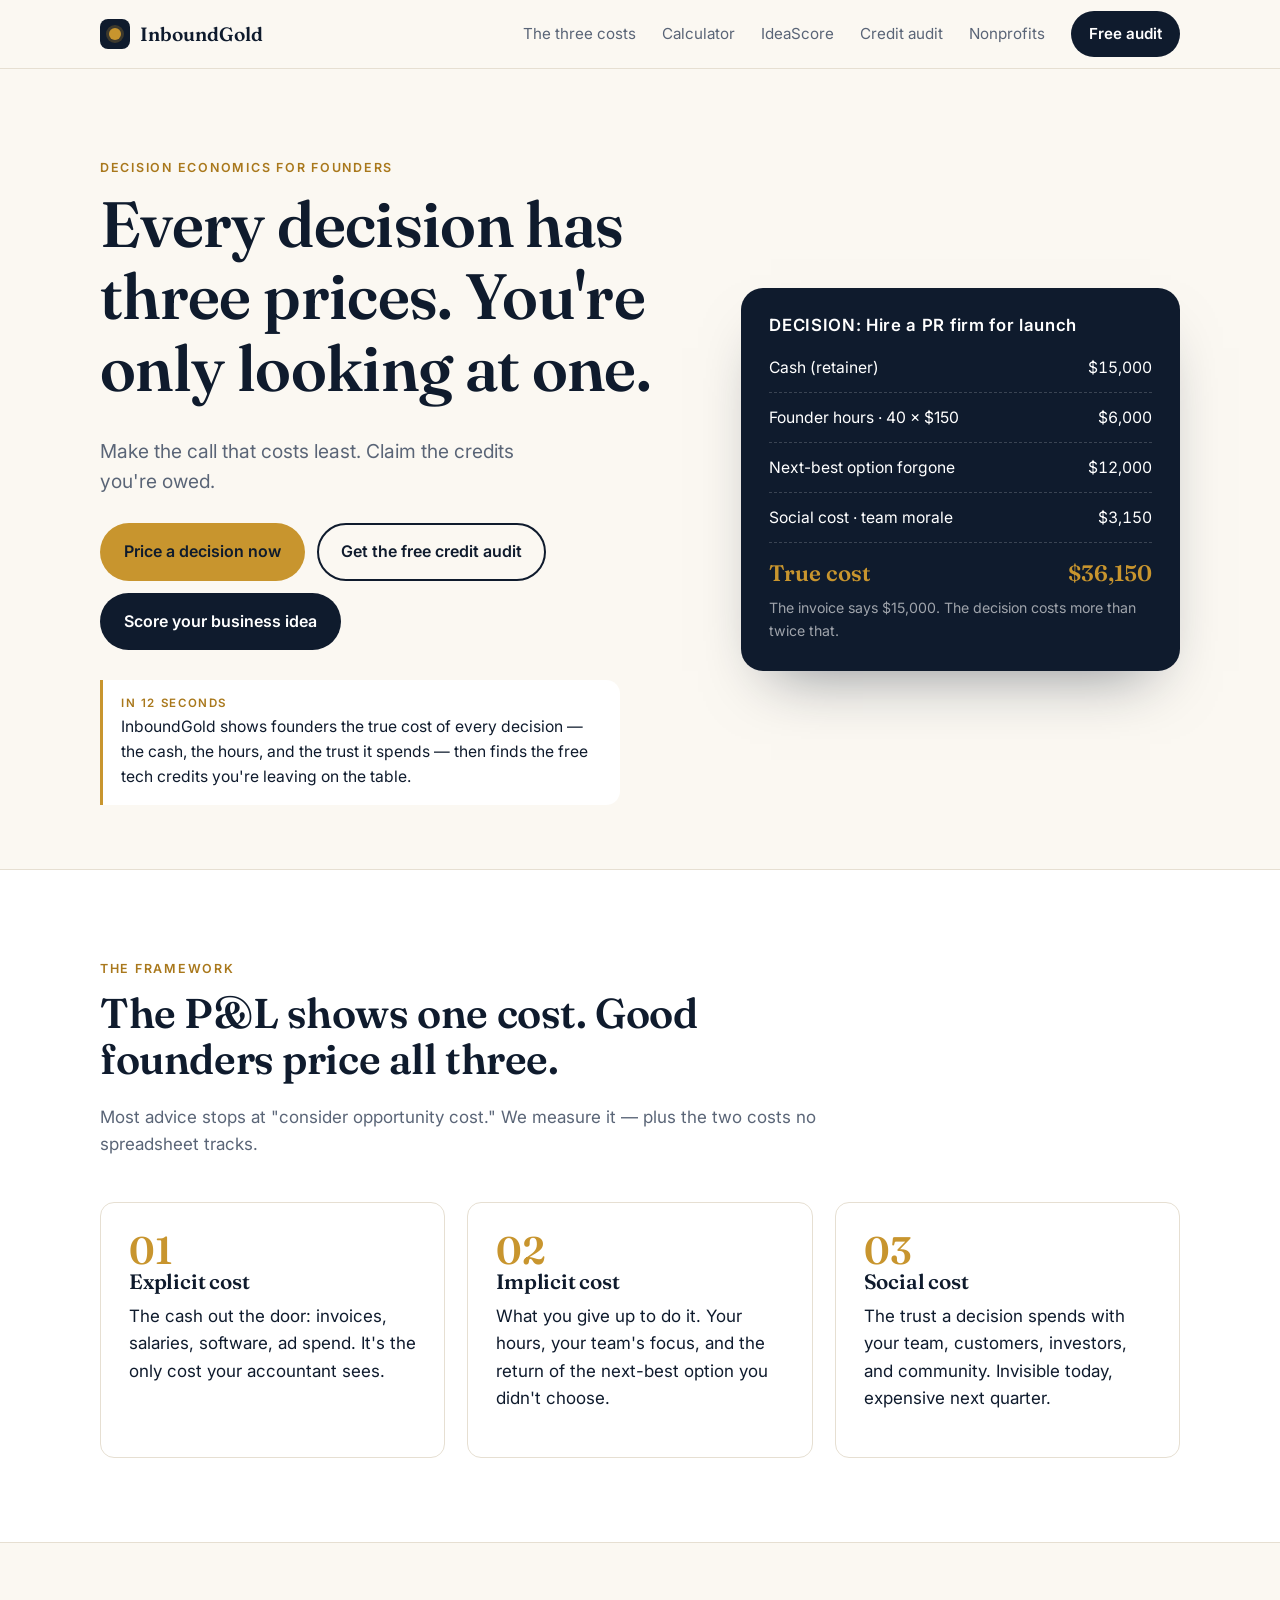
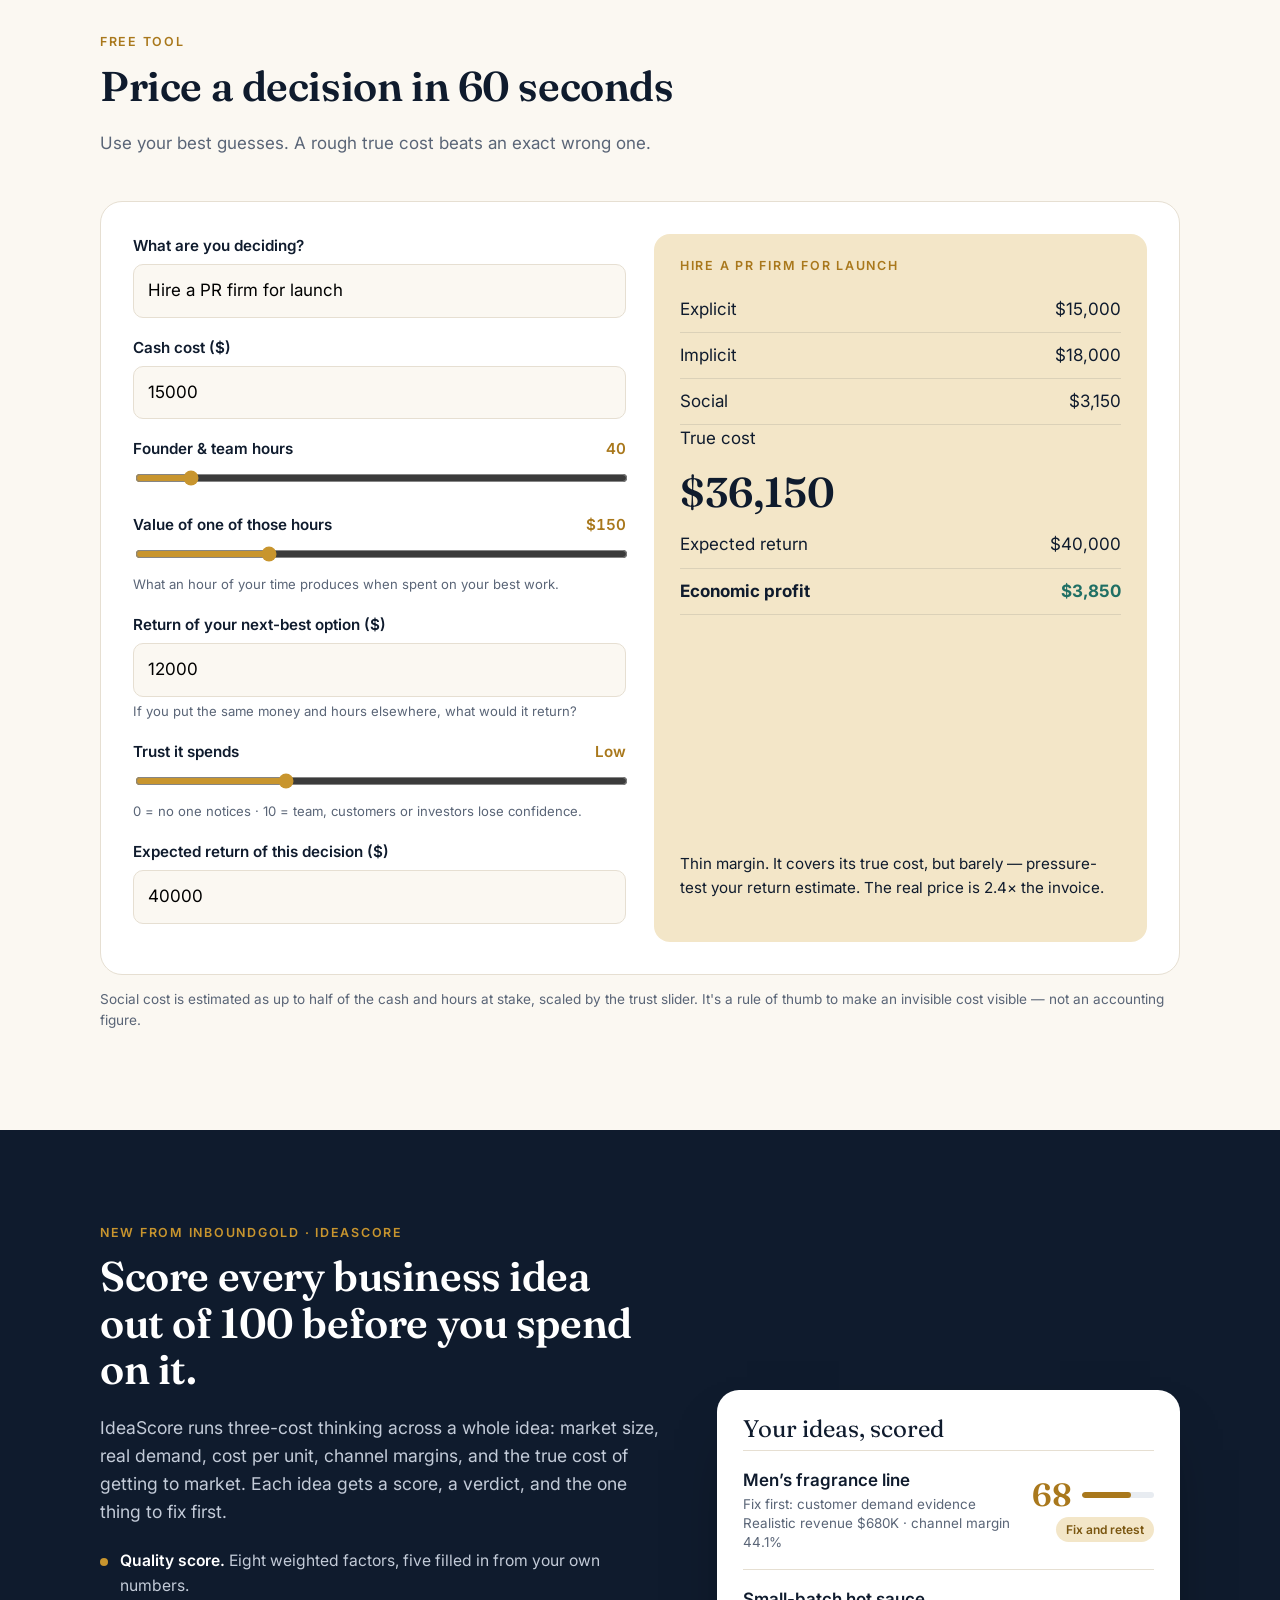
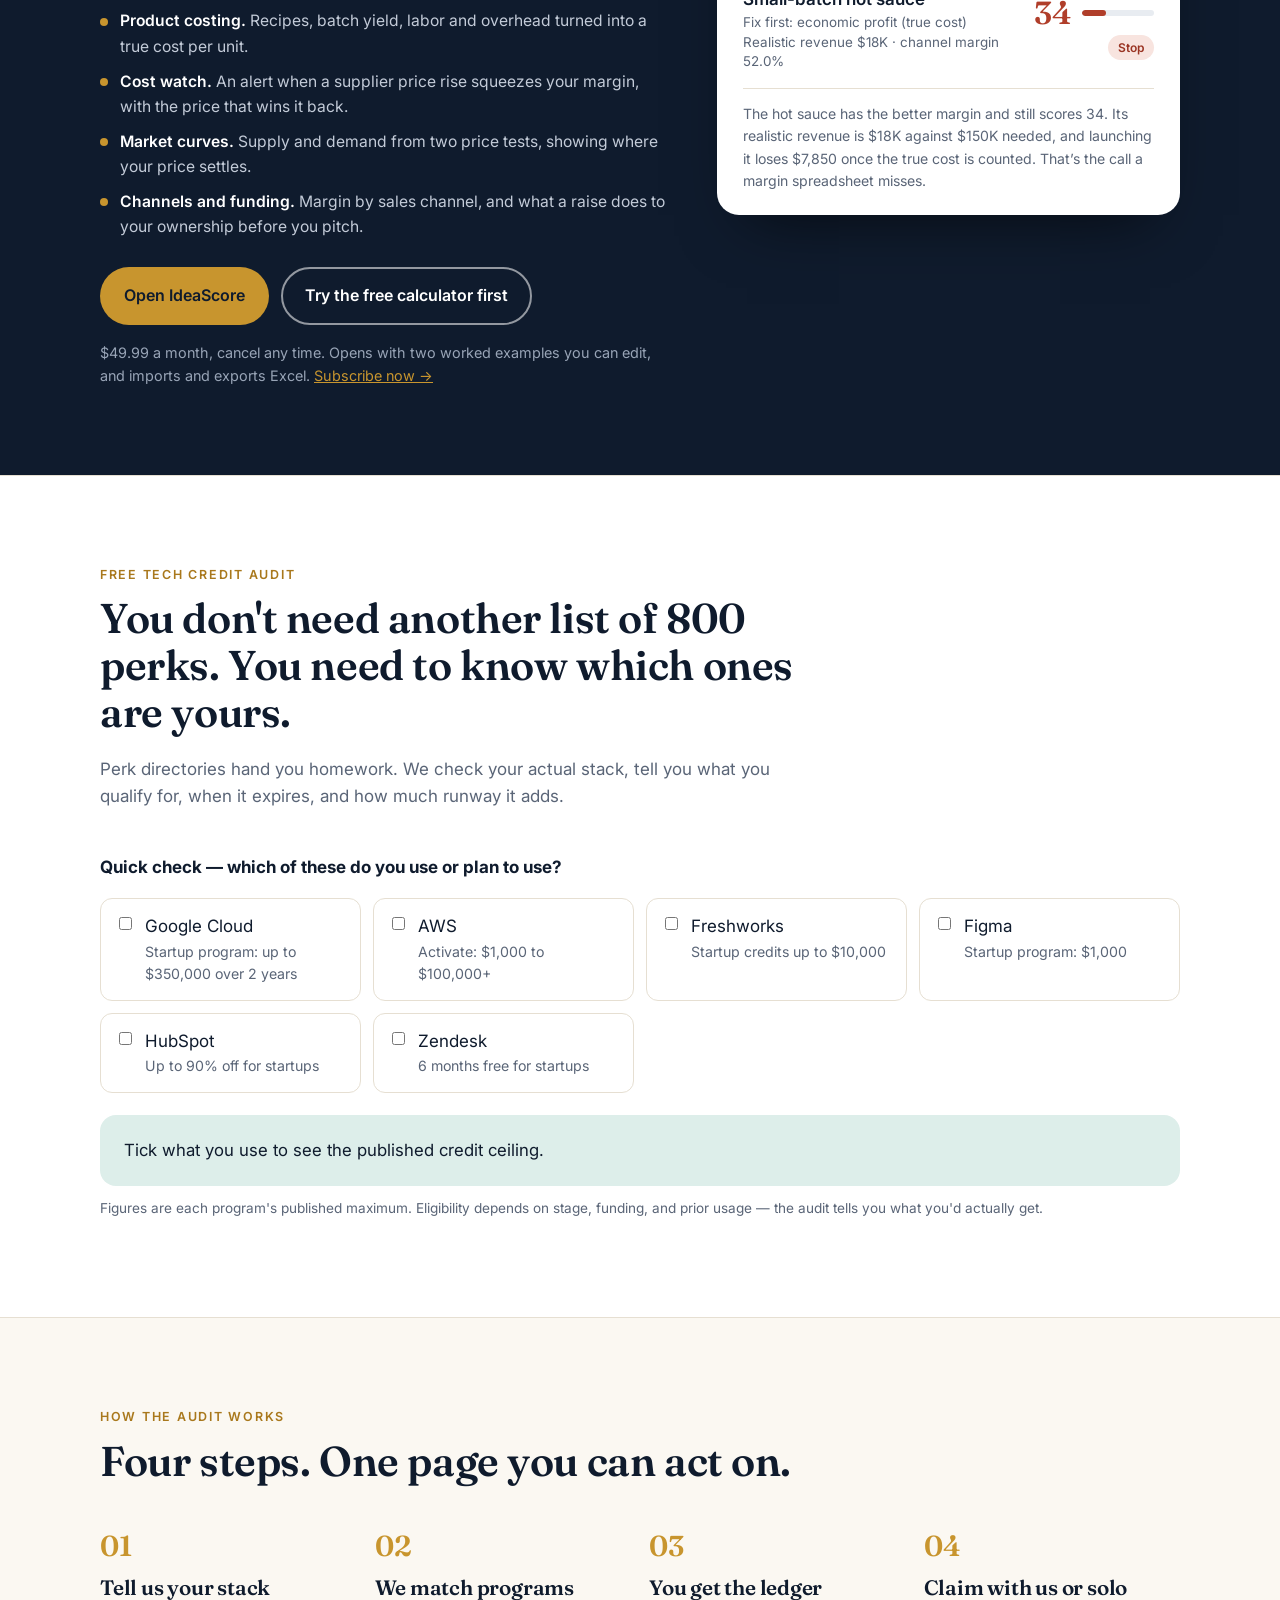
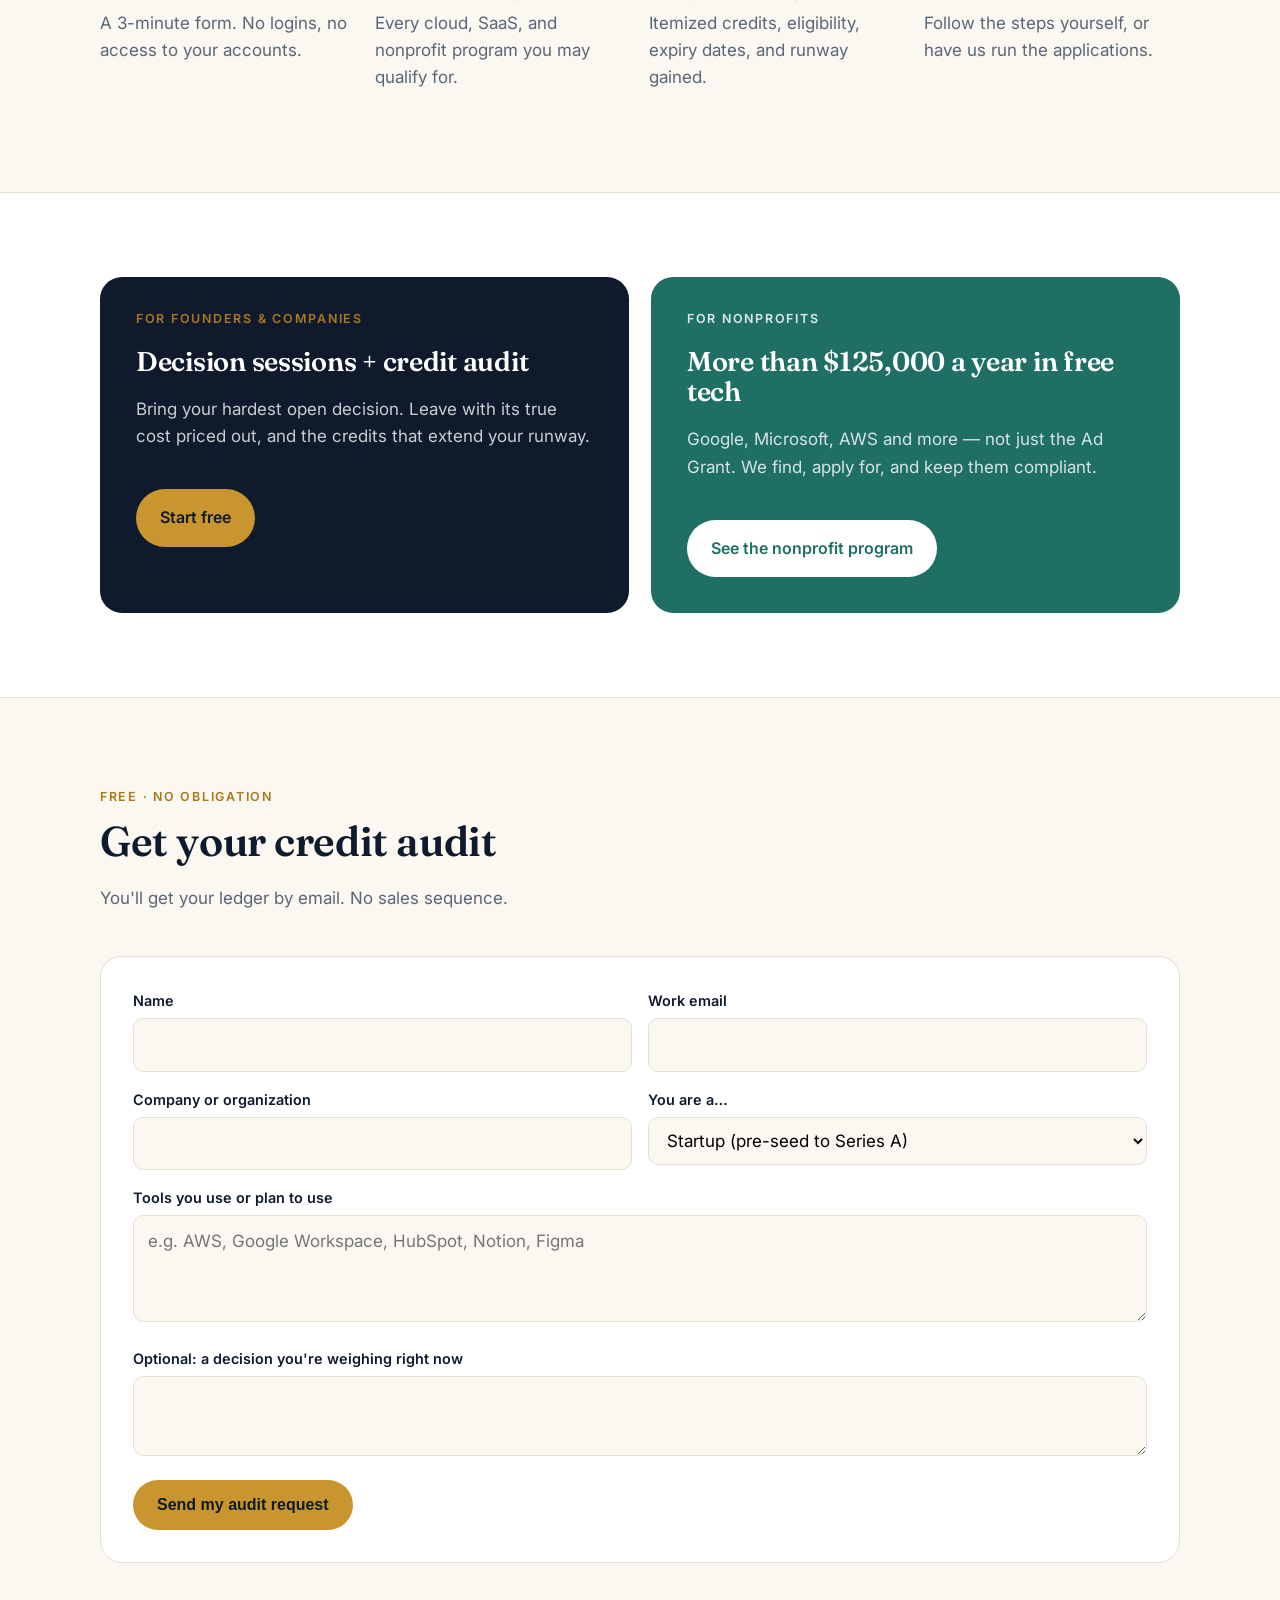
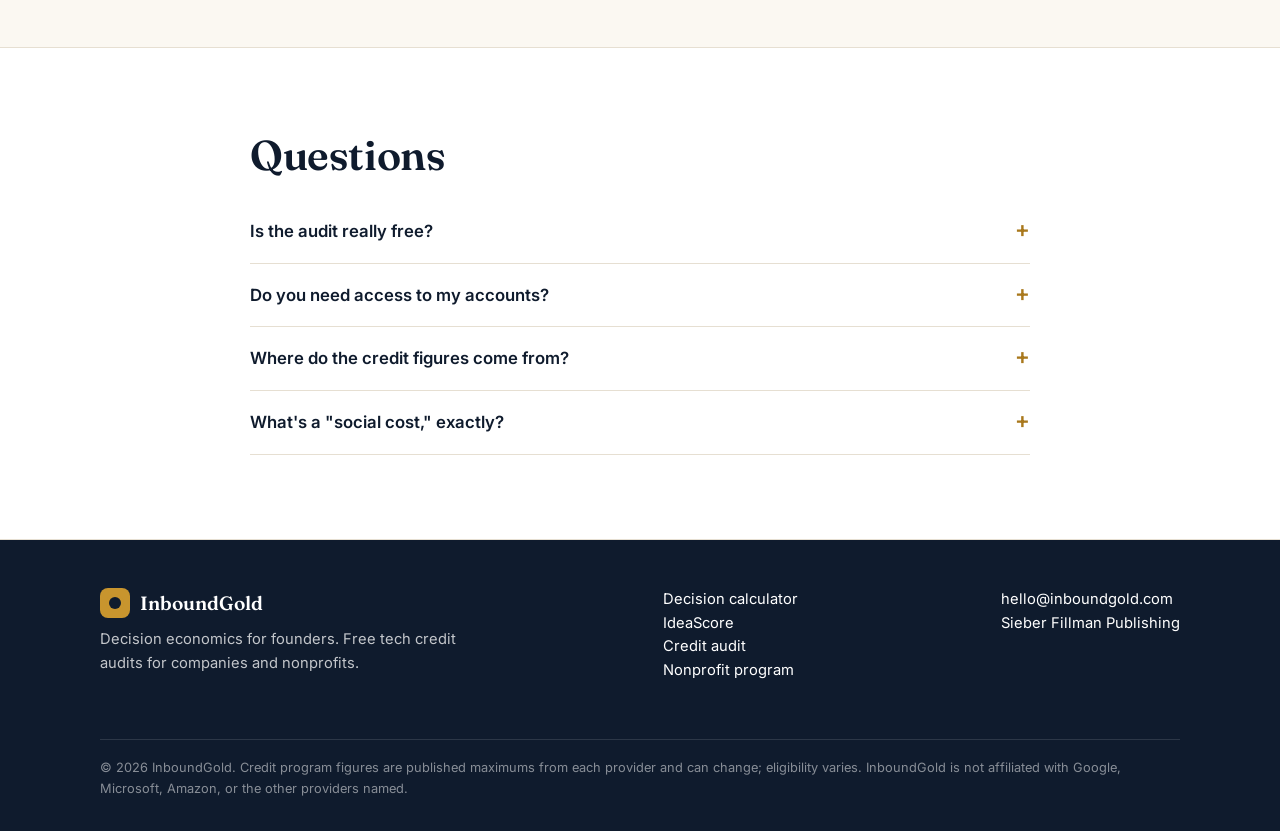
<file: index.html>
<!doctype html>
<html lang="en">
<head>
<meta charset="utf-8">
<meta name="viewport" content="width=device-width,initial-scale=1">
<title>InboundGold — See the True Cost of Every Founder Decision</title>
<meta name="description" content="InboundGold helps founders weigh the full cost of a decision — cash, founder hours, and the trust it spends — and runs a free audit of the tech credits your company is leaving unclaimed.">
<link rel="canonical" href="https://www.inboundgold.com/">
<meta property="og:type" content="website">
<meta property="og:title" content="InboundGold — Every decision has three prices">
<meta property="og:description" content="Decision-cost frameworks for founders, plus a free audit of the tech credits you're owed.">
<meta property="og:url" content="https://www.inboundgold.com/">
<meta property="og:image" content="https://www.inboundgold.com/assets/og.png">
<meta name="twitter:card" content="summary_large_image">
<meta name="theme-color" content="#0F1B2D">
<link rel="icon" href="/favicon.ico">
<link rel="icon" type="image/png" sizes="32x32" href="/favicon-32x32.png">
<link rel="apple-touch-icon" href="/apple-touch-icon.png">
<link rel="preconnect" href="https://fonts.googleapis.com">
<link rel="preconnect" href="https://fonts.gstatic.com" crossorigin>
<link href="https://fonts.googleapis.com/css2?family=Fraunces:opsz,wght@9..144,500;9..144,600&family=Inter:wght@400;500;600&display=swap" rel="stylesheet">
<link rel="stylesheet" href="/assets/styles.css">
<script type="application/ld+json">
{"@context":"https://schema.org","@type":"ProfessionalService","name":"InboundGold","url":"https://www.inboundgold.com/","email":"hello@inboundgold.com","description":"Decision-cost frameworks for founders and a free audit of unclaimed tech credits for companies and nonprofits.","areaServed":"US","parentOrganization":{"@type":"Organization","name":"Sieber Fillman Publishing","url":"https://www.sieberfillmanpublishing.com/"}}
</script>
</head>
<body>
<a class="skip" href="#main">Skip to content</a>

<header class="site">
  <div class="wrap">
    <a class="logo" href="/" aria-label="InboundGold home"><span class="mark"><span></span></span>InboundGold</a>
    <button class="menu-btn" aria-expanded="false" aria-controls="nav">Menu</button>
    <nav class="main" id="nav">
      <a href="#three-costs">The three costs</a>
      <a href="#calculator">Calculator</a>
      <a href="#ideascore">IdeaScore</a>
      <a href="#audit">Credit audit</a>
      <a href="/nonprofits/">Nonprofits</a>
      <a class="btn btn-ink btn-sm" href="#get-audit">Free audit</a>
    </nav>
  </div>
</header>

<main id="main">

<!-- HERO -->
<section class="hero">
  <div class="wrap grid">
    <div>
      <span class="eyebrow">Decision economics for founders</span>
      <h1>Every decision has three prices. You're only looking at one.</h1>
      <p class="lead">Make the call that costs least. Claim the credits you're owed.</p>
      <div class="ctas">
        <a class="btn btn-gold" href="#calculator">Price a decision now</a>
        <a class="btn btn-ghost" href="#get-audit">Get the free credit audit</a>
        <a class="btn btn-ink" href="#ideascore">Score your business idea</a>
      </div>
      <div class="pitch">
        <b>In 12 seconds</b>
        InboundGold shows founders the true cost of every decision — the cash, the hours, and the trust it spends — then finds the free tech credits you're leaving on the table.
      </div>
    </div>
    <aside class="ledger" aria-label="Example decision ledger">
      <h3>DECISION: Hire a PR firm for launch</h3>
      <div class="row"><span>Cash (retainer)</span><span>$15,000</span></div>
      <div class="row"><span>Founder hours · 40 × $150</span><span>$6,000</span></div>
      <div class="row"><span>Next-best option forgone</span><span>$12,000</span></div>
      <div class="row"><span>Social cost · team morale</span><span>$3,150</span></div>
      <div class="total"><span>True cost</span><span>$36,150</span></div>
      <small>The invoice says $15,000. The decision costs more than twice that.</small>
    </aside>
  </div>
</section>

<!-- THREE COSTS -->
<section class="band" id="three-costs">
  <div class="wrap">
    <div class="section-head">
      <span class="eyebrow">The framework</span>
      <h2>The P&amp;L shows one cost. Good founders price all three.</h2>
      <p class="muted">Most advice stops at "consider opportunity cost." We measure it — plus the two costs no spreadsheet tracks.</p>
    </div>
    <div class="cards">
      <div class="card">
        <div class="num">01</div>
        <h3>Explicit cost</h3>
        <p>The cash out the door: invoices, salaries, software, ad spend. It's the only cost your accountant sees.</p>
      </div>
      <div class="card">
        <div class="num">02</div>
        <h3>Implicit cost</h3>
        <p>What you give up to do it. Your hours, your team's focus, and the return of the next-best option you didn't choose.</p>
      </div>
      <div class="card">
        <div class="num">03</div>
        <h3>Social cost</h3>
        <p>The trust a decision spends with your team, customers, investors, and community. Invisible today, expensive next quarter.</p>
      </div>
    </div>
  </div>
</section>

<!-- CALCULATOR -->
<section id="calculator">
  <div class="wrap">
    <div class="section-head">
      <span class="eyebrow">Free tool</span>
      <h2>Price a decision in 60 seconds</h2>
      <p class="muted">Use your best guesses. A rough true cost beats an exact wrong one.</p>
    </div>
    <form class="calc" id="calc" onsubmit="return false">
      <div>
        <div class="field">
          <label for="c-name">What are you deciding?</label>
          <input type="text" id="c-name" value="Hire a PR firm for launch">
        </div>
        <div class="field">
          <label for="c-cash">Cash cost ($)</label>
          <input type="number" id="c-cash" min="0" step="500" value="15000">
        </div>
        <div class="field">
          <label for="c-hours">Founder &amp; team hours <output id="o-hours">40</output></label>
          <input type="range" id="c-hours" min="0" max="400" step="5" value="40">
        </div>
        <div class="field">
          <label for="c-rate">Value of one of those hours <output id="o-rate">$150</output></label>
          <input type="range" id="c-rate" min="25" max="500" step="25" value="150">
          <div class="hint">What an hour of your time produces when spent on your best work.</div>
        </div>
        <div class="field">
          <label for="c-alt">Return of your next-best option ($)</label>
          <input type="number" id="c-alt" min="0" step="500" value="12000">
          <div class="hint">If you put the same money and hours elsewhere, what would it return?</div>
        </div>
        <div class="field">
          <label for="c-social">Trust it spends <output id="o-social">Low</output></label>
          <input type="range" id="c-social" min="0" max="10" step="1" value="3">
          <div class="hint">0 = no one notices · 10 = team, customers or investors lose confidence.</div>
        </div>
        <div class="field">
          <label for="c-ret">Expected return of this decision ($)</label>
          <input type="number" id="c-ret" min="0" step="500" value="40000">
        </div>
      </div>
      <div class="result" aria-live="polite">
        <span class="eyebrow" id="r-title">Hire a PR firm for launch</span>
        <div class="line"><span>Explicit</span><span id="r-exp">$0</span></div>
        <div class="line"><span>Implicit</span><span id="r-imp">$0</span></div>
        <div class="line"><span>Social</span><span id="r-soc">$0</span></div>
        <div>True cost</div>
        <div class="big" id="r-total">$0</div>
        <div class="line"><span>Expected return</span><span id="r-ret">$0</span></div>
        <div class="line"><span><strong>Economic profit</strong></span><span id="r-net"><strong>$0</strong></span></div>
        <p class="verdict" id="r-verdict"></p>
      </div>
    </form>
    <p class="muted" style="font-size:.85rem;margin-top:14px">Social cost is estimated as up to half of the cash and hours at stake, scaled by the trust slider. It's a rule of thumb to make an invisible cost visible — not an accounting figure.</p>
  </div>
</section>

<!-- IDEASCORE -->
<section class="is-sec" id="ideascore">
  <div class="wrap is-grid">
    <div>
      <span class="eyebrow">New from InboundGold · IdeaScore</span>
      <h2>Score every business idea out of 100 before you spend on it.</h2>
      <p class="lead">IdeaScore runs three-cost thinking across a whole idea: market size, real demand, cost per unit, channel margins, and the true cost of getting to market. Each idea gets a score, a verdict, and the one thing to fix first.</p>
      <ul class="is-list">
        <li><b>Quality score.</b> Eight weighted factors, five filled in from your own numbers.</li>
        <li><b>Product costing.</b> Recipes, batch yield, labor and overhead turned into a true cost per unit.</li>
        <li><b>Cost watch.</b> An alert when a supplier price rise squeezes your margin, with the price that wins it back.</li>
        <li><b>Market curves.</b> Supply and demand from two price tests, showing where your price settles.</li>
        <li><b>Channels and funding.</b> Margin by sales channel, and what a raise does to your ownership before you pitch.</li>
      </ul>
      <div class="ctas">
        <a class="btn btn-gold" href="https://apps.inboundgold.com/ideascore/">Open IdeaScore</a>
        <a class="btn btn-ghost-light" href="#calculator">Try the free calculator first</a>
      </div>
      <p class="is-note">$49.99 a month, cancel any time. Opens with two worked examples you can edit, and imports and exports Excel. <a href="https://buy.stripe.com/fZu3cw2iUaTR0XtbTK2400a" target="_blank" rel="noopener" style="color:var(--gold)">Subscribe now →</a></p>
    </div>
    <aside class="is-card" aria-label="IdeaScore example results">
      <span class="is-tag">Your ideas, scored</span>
      <div class="is-row mid">
        <div class="is-name">Men&rsquo;s fragrance line<small>Fix first: customer demand evidence</small><small>Realistic revenue $680K · channel margin 44.1%</small></div>
        <div class="is-score"><b>68</b><span class="is-bar"><i style="width:68%"></i></span><em>Fix and retest</em></div>
      </div>
      <div class="is-row stop">
        <div class="is-name">Small-batch hot sauce<small>Fix first: economic profit (true cost)</small><small>Realistic revenue $18K · channel margin 52.0%</small></div>
        <div class="is-score"><b>34</b><span class="is-bar"><i style="width:34%"></i></span><em>Stop</em></div>
      </div>
      <p class="is-foot">The hot sauce has the better margin and still scores 34. Its realistic revenue is $18K against $150K needed, and launching it loses $7,850 once the true cost is counted. That&rsquo;s the call a margin spreadsheet misses.</p>
    </aside>
  </div>
</section>

<!-- AUDIT -->
<section class="band" id="audit">
  <div class="wrap">
    <div class="section-head">
      <span class="eyebrow">Free tech credit audit</span>
      <h2>You don't need another list of 800 perks. You need to know which ones are yours.</h2>
      <p class="muted">Perk directories hand you homework. We check your actual stack, tell you what you qualify for, when it expires, and how much runway it adds.</p>
    </div>
    <p><strong>Quick check — which of these do you use or plan to use?</strong></p>
    <div class="checks" id="checks">
      <label class="check"><input type="checkbox" data-v="350000"><span>Google Cloud<small>Startup program: up to $350,000 over 2 years</small></span></label>
      <label class="check"><input type="checkbox" data-v="100000"><span>AWS<small>Activate: $1,000 to $100,000+</small></span></label>
      <label class="check"><input type="checkbox" data-v="10000"><span>Freshworks<small>Startup credits up to $10,000</small></span></label>
      <label class="check"><input type="checkbox" data-v="1000"><span>Figma<small>Startup program: $1,000</small></span></label>
      <label class="check"><input type="checkbox" data-v="0" data-note="HubSpot"><span>HubSpot<small>Up to 90% off for startups</small></span></label>
      <label class="check"><input type="checkbox" data-v="0" data-note="Zendesk"><span>Zendesk<small>6 months free for startups</small></span></label>
    </div>
    <div class="found" id="found">Tick what you use to see the published credit ceiling.</div>
    <p class="muted" style="font-size:.85rem;margin-top:12px">Figures are each program's published maximum. Eligibility depends on stage, funding, and prior usage — the audit tells you what you'd actually get.</p>
  </div>
</section>

<!-- HOW IT WORKS -->
<section>
  <div class="wrap">
    <div class="section-head">
      <span class="eyebrow">How the audit works</span>
      <h2>Four steps. One page you can act on.</h2>
    </div>
    <div class="steps">
      <div class="step"><h3>Tell us your stack</h3><p class="muted">A 3-minute form. No logins, no access to your accounts.</p></div>
      <div class="step"><h3>We match programs</h3><p class="muted">Every cloud, SaaS, and nonprofit program you may qualify for.</p></div>
      <div class="step"><h3>You get the ledger</h3><p class="muted">Itemized credits, eligibility, expiry dates, and runway gained.</p></div>
      <div class="step"><h3>Claim with us or solo</h3><p class="muted">Follow the steps yourself, or have us run the applications.</p></div>
    </div>
  </div>
</section>

<!-- TWO OFFERS -->
<section class="band">
  <div class="wrap split">
    <div class="offer founders">
      <span class="eyebrow">For founders &amp; companies</span>
      <h3 style="color:#fff;font-size:1.7rem">Decision sessions + credit audit</h3>
      <p style="color:rgba(255,255,255,.78)">Bring your hardest open decision. Leave with its true cost priced out, and the credits that extend your runway.</p>
      <a class="btn btn-gold" href="#get-audit">Start free</a>
    </div>
    <div class="offer np">
      <span class="eyebrow" style="color:#fff;opacity:.85">For nonprofits</span>
      <h3 style="color:#fff;font-size:1.7rem">More than $125,000 a year in free tech</h3>
      <p style="color:rgba(255,255,255,.82)">Google, Microsoft, AWS and more — not just the Ad Grant. We find, apply for, and keep them compliant.</p>
      <a class="btn" style="background:#fff;color:var(--teal)" href="/nonprofits/">See the nonprofit program</a>
    </div>
  </div>
</section>

<!-- FORM -->
<section id="get-audit">
  <div class="wrap">
    <div class="section-head">
      <span class="eyebrow">Free · No obligation</span>
      <h2>Get your credit audit</h2>
      <p class="muted">You'll get your ledger by email. No sales sequence.</p>
    </div>
    <form class="form" action="https://formspree.io/f/mnjrekok" method="POST" data-ig-form="audit">
      <div class="hp" aria-hidden="true" style="position:absolute;left:-9999px;width:1px;height:1px;overflow:hidden"><label>Leave empty<input name="company_website" tabindex="-1" autocomplete="off"></label></div>
      <input type="hidden" name="_subject" value="New InboundGold credit audit request">
      <input type="hidden" name="source" value="inboundgold.com — homepage">
      <div><label for="f-name">Name</label><input id="f-name" name="name" required autocomplete="name"></div>
      <div><label for="f-email">Work email</label><input id="f-email" type="email" name="email" required autocomplete="email"></div>
      <div><label for="f-co">Company or organization</label><input id="f-co" name="company" required></div>
      <div><label for="f-type">You are a…</label>
        <select id="f-type" name="org_type">
          <option>Startup (pre-seed to Series A)</option>
          <option>Established company</option>
          <option>Nonprofit / 501(c)(3)</option>
        </select></div>
      <div class="full"><label for="f-stack">Tools you use or plan to use</label><textarea id="f-stack" name="stack" rows="3" placeholder="e.g. AWS, Google Workspace, HubSpot, Notion, Figma"></textarea></div>
      <div class="full"><label for="f-dec">Optional: a decision you're weighing right now</label><textarea id="f-dec" name="decision" rows="2"></textarea></div>
      <div class="full"><button class="btn btn-gold" type="submit">Send my audit request</button></div>
    </form>
  </div>
</section>

<!-- FAQ -->
<section class="band">
  <div class="wrap" style="max-width:820px">
    <h2>Questions</h2>
    <details><summary>Is the audit really free?</summary><p>Yes. You get the itemized ledger whether or not you hire us. Paid work only starts if you ask us to run the applications or a decision session.</p></details>
    <details><summary>Do you need access to my accounts?</summary><p>No. The audit is built from what you tell us about your stack, stage, and structure.</p></details>
    <details><summary>Where do the credit figures come from?</summary><p>Each provider's published program maximum. Actual amounts depend on eligibility, which is what the audit confirms.</p></details>
    <details><summary>What's a "social cost," exactly?</summary><p>The goodwill a decision spends — a layoff that shakes the remaining team, a price change that annoys loyal customers, a missed promise to an investor. It rarely shows up on a P&amp;L, but it shows up in retention, referrals, and your next raise.</p></details>
  </div>
</section>

</main>

<footer class="site">
  <div class="wrap">
    <div>
      <a class="logo" href="/" style="color:#fff"><span class="mark" style="background:var(--gold)"><span style="background:var(--ink)"></span></span>InboundGold</a>
      <p style="margin-top:10px;max-width:40ch">Decision economics for founders. Free tech credit audits for companies and nonprofits.</p>
    </div>
    <div>
      <p><a href="#calculator">Decision calculator</a><br><a href="https://apps.inboundgold.com/ideascore/">IdeaScore</a><br><a href="#get-audit">Credit audit</a><br><a href="/nonprofits/">Nonprofit program</a></p>
    </div>
    <div>
      <p><a href="mailto:hello@inboundgold.com">hello@inboundgold.com</a><br><a href="https://www.sieberfillmanpublishing.com/">Sieber Fillman Publishing</a></p>
    </div>
    <div class="fine">© <span id="yr">2026</span> InboundGold. Credit program figures are published maximums from each provider and can change; eligibility varies. InboundGold is not affiliated with Google, Microsoft, Amazon, or the other providers named.</div>
  </div>
</footer>

<script src="/assets/site.js" defer></script>
<script src="/assets/leads.js" defer></script>
</body>
</html>
</file>
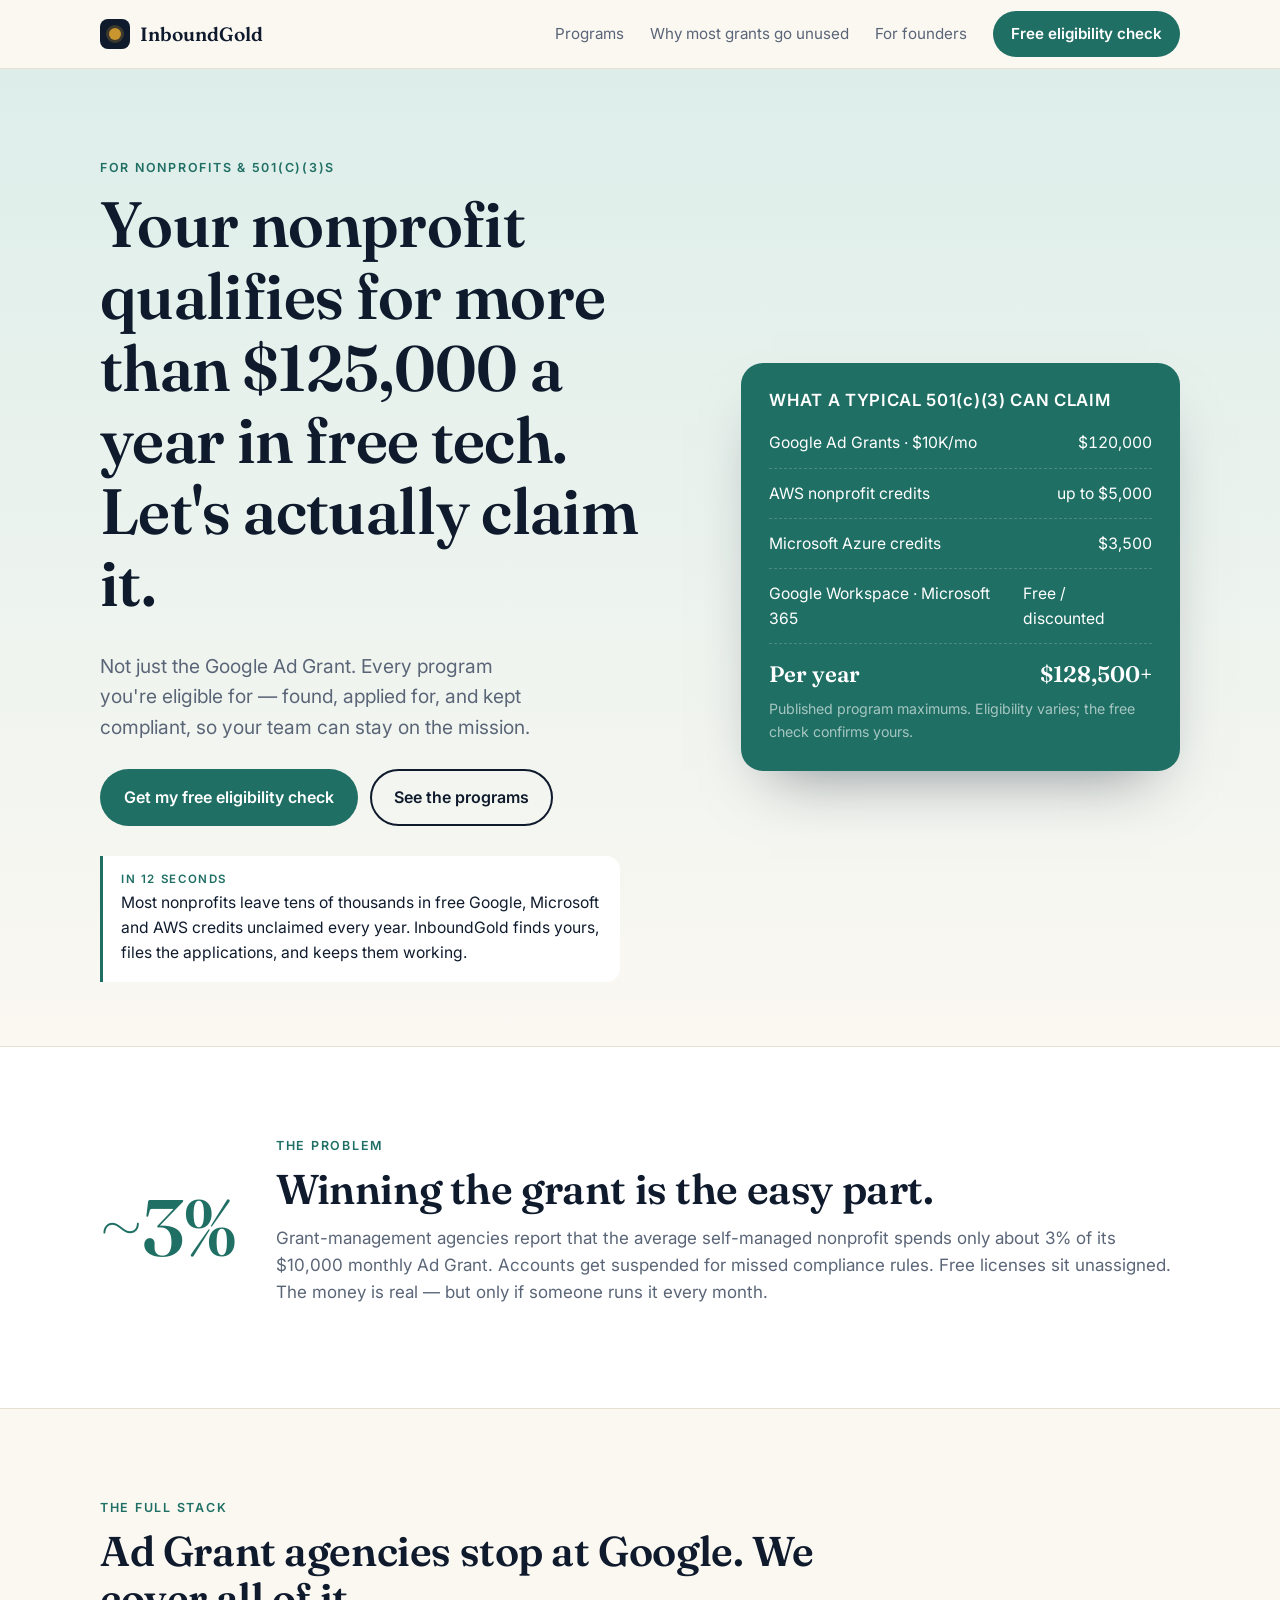
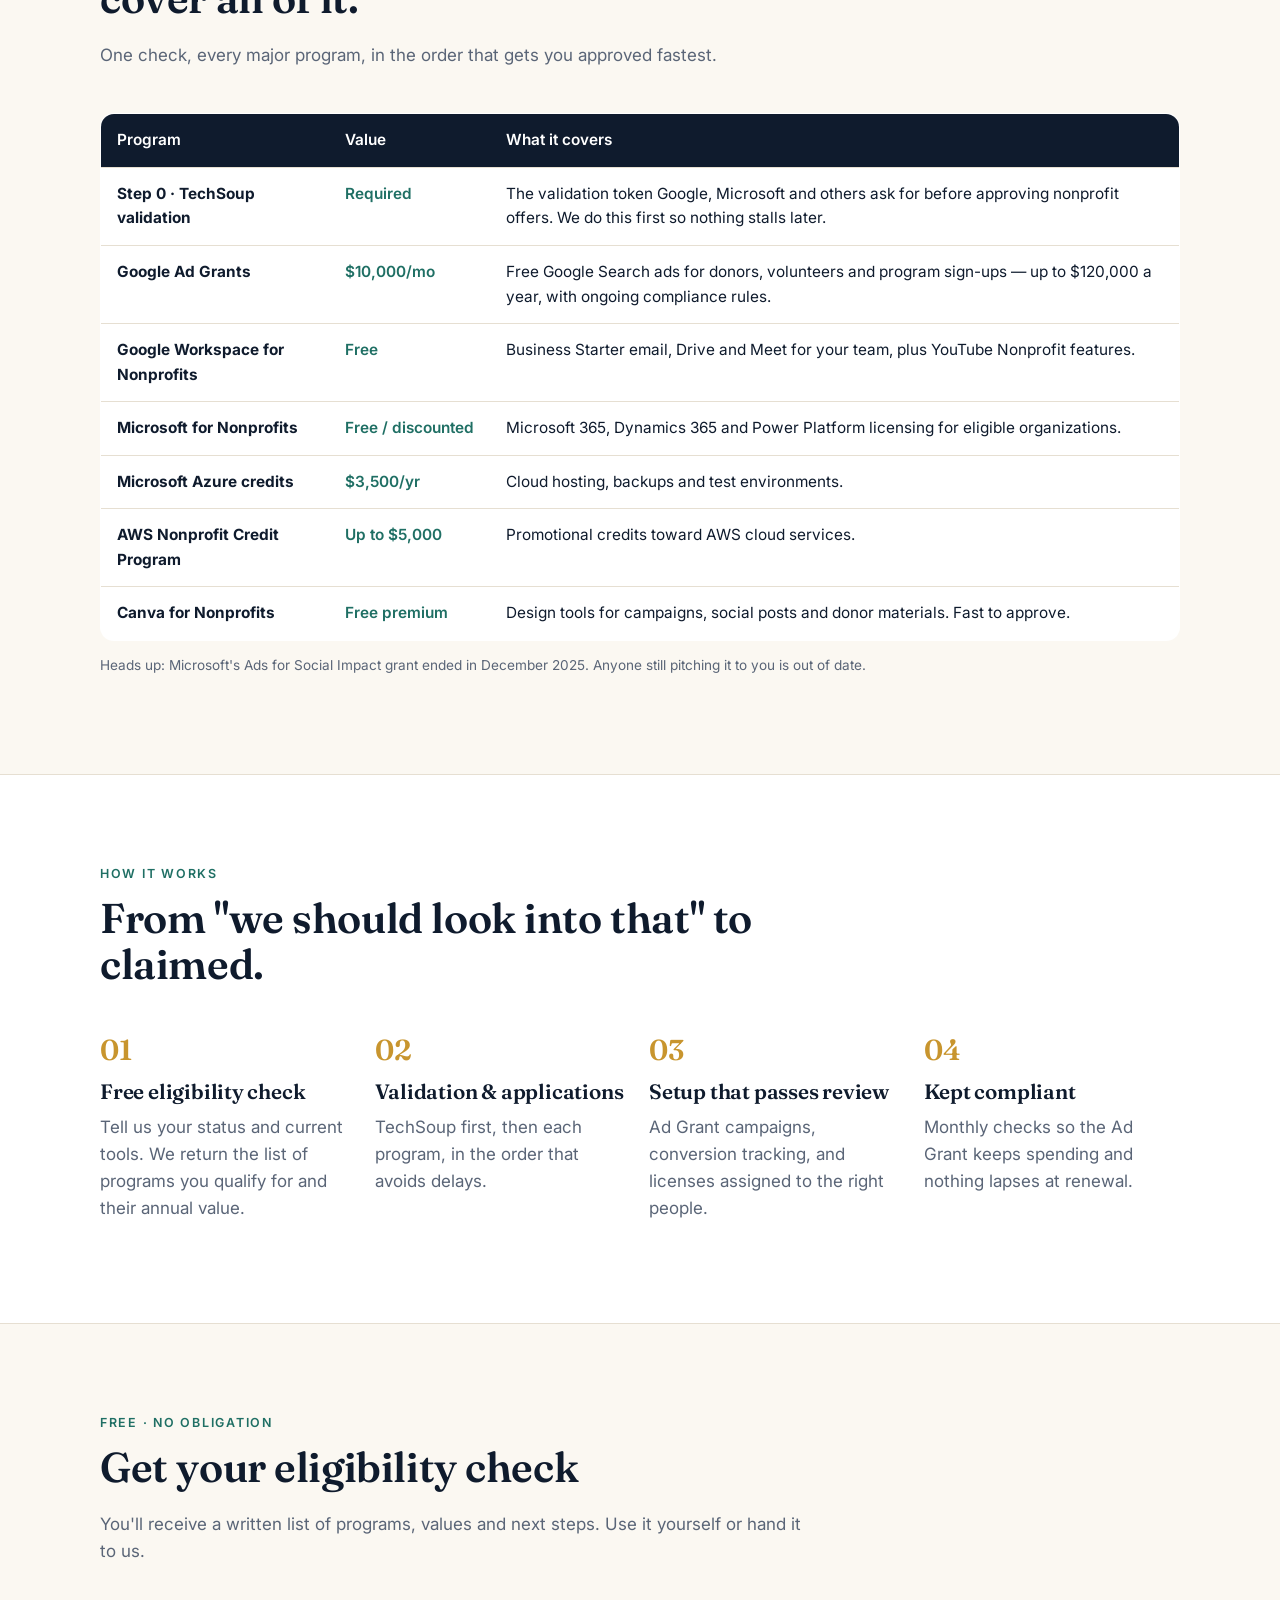
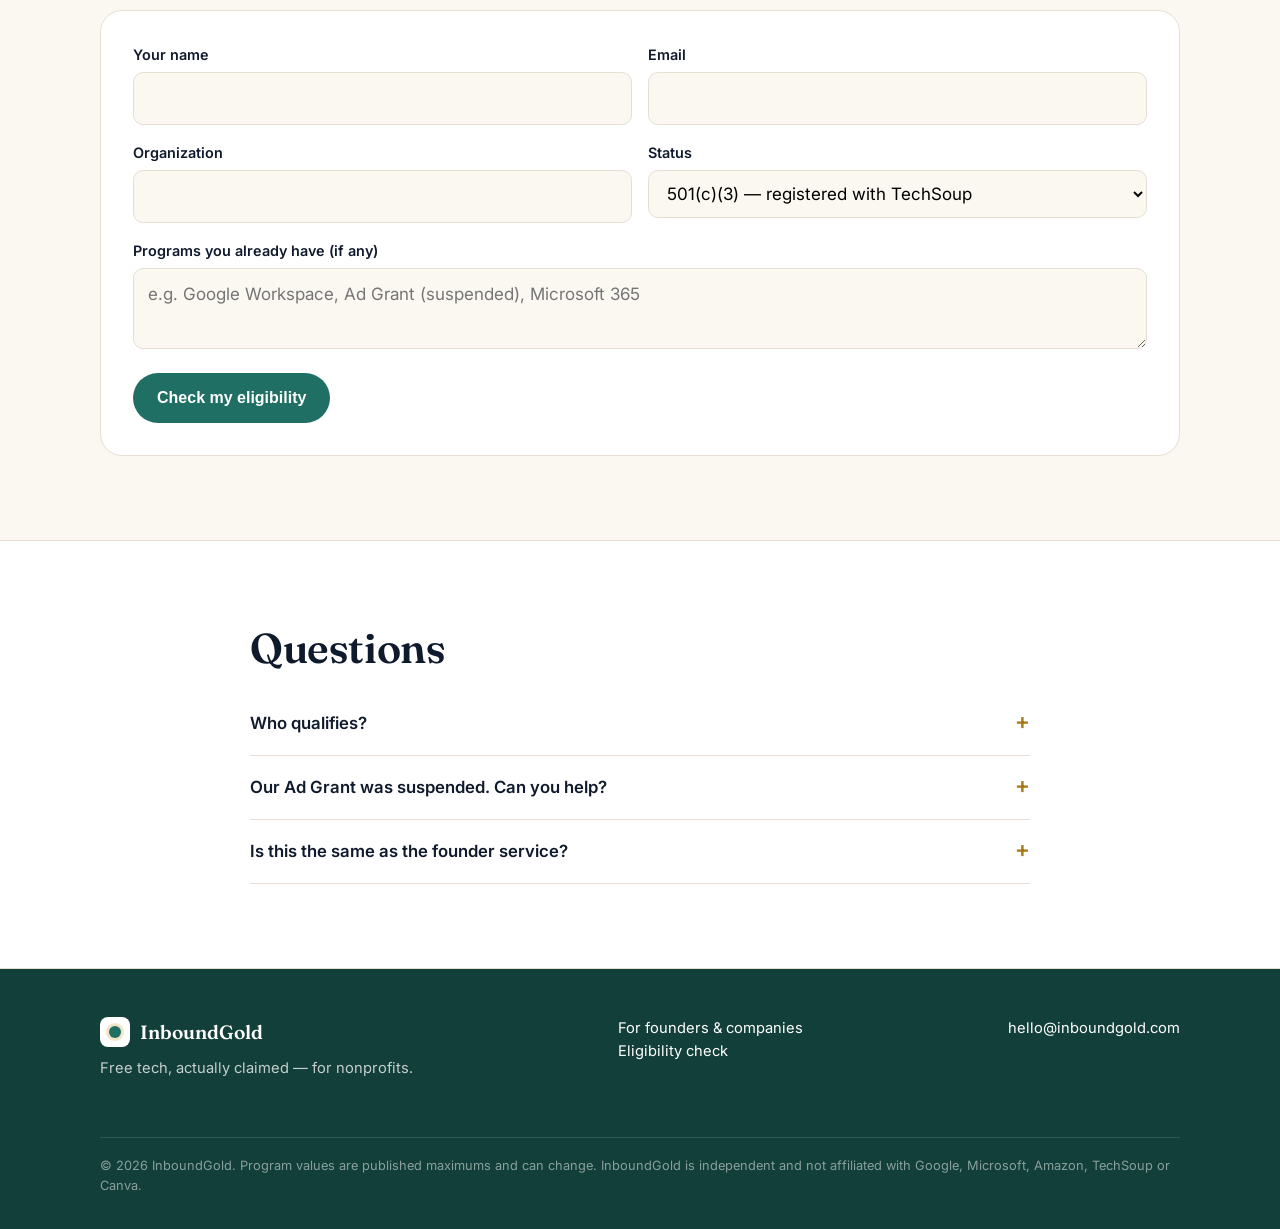
<file: nonprofits/index.html>
<!doctype html>
<html lang="en">
<head>
<meta charset="utf-8">
<meta name="viewport" content="width=device-width,initial-scale=1">
<title>Nonprofit Tech Credits — Claim Over $125,000 a Year | InboundGold</title>
<meta name="description" content="Your nonprofit likely qualifies for more than $125,000 a year in free tech: Google Ad Grants, Google Workspace, Microsoft 365, Azure and AWS credits. InboundGold finds them, applies, and keeps them compliant.">
<link rel="canonical" href="https://www.inboundgold.com/nonprofits/">
<meta property="og:type" content="website">
<meta property="og:title" content="Your nonprofit is owed more than $125,000 a year in free tech">
<meta property="og:description" content="Not just the Google Ad Grant. Every program you qualify for — found, claimed, and kept compliant.">
<meta property="og:url" content="https://www.inboundgold.com/nonprofits/">
<meta property="og:image" content="https://www.inboundgold.com/assets/og-nonprofits.png">
<meta name="twitter:card" content="summary_large_image">
<meta name="theme-color" content="#1F6F64">
<link rel="icon" href="/favicon.ico">
<link rel="apple-touch-icon" href="/apple-touch-icon.png">
<link rel="preconnect" href="https://fonts.googleapis.com">
<link rel="preconnect" href="https://fonts.gstatic.com" crossorigin>
<link href="https://fonts.googleapis.com/css2?family=Fraunces:opsz,wght@9..144,500;9..144,600&family=Inter:wght@400;500;600&display=swap" rel="stylesheet">
<link rel="stylesheet" href="/assets/styles.css">
<script type="application/ld+json">
{"@context":"https://schema.org","@type":"Service","name":"Nonprofit Tech Credits Program","provider":{"@type":"ProfessionalService","name":"InboundGold","url":"https://www.inboundgold.com/"},"audience":{"@type":"Audience","audienceType":"Nonprofit organizations"},"url":"https://www.inboundgold.com/nonprofits/","description":"Eligibility check, applications and ongoing compliance for Google for Nonprofits, Google Ad Grants, Microsoft for Nonprofits, Azure and AWS nonprofit credits."}
</script>
</head>
<body class="np-theme">
<a class="skip" href="#main">Skip to content</a>

<header class="site">
  <div class="wrap">
    <a class="logo" href="/" aria-label="InboundGold home"><span class="mark"><span></span></span>InboundGold</a>
    <button class="menu-btn" aria-expanded="false" aria-controls="nav">Menu</button>
    <nav class="main" id="nav">
      <a href="#programs">Programs</a>
      <a href="#why">Why most grants go unused</a>
      <a href="/">For founders</a>
      <a class="btn btn-teal btn-sm" href="#check">Free eligibility check</a>
    </nav>
  </div>
</header>

<main id="main">

<section class="hero np-hero">
  <div class="wrap grid">
    <div>
      <span class="eyebrow">For nonprofits &amp; 501(c)(3)s</span>
      <h1>Your nonprofit qualifies for more than $125,000 a year in free tech. Let's actually claim it.</h1>
      <p class="lead">Not just the Google Ad Grant. Every program you're eligible for — found, applied for, and kept compliant, so your team can stay on the mission.</p>
      <div class="ctas">
        <a class="btn btn-teal" href="#check">Get my free eligibility check</a>
        <a class="btn btn-ghost" href="#programs">See the programs</a>
      </div>
      <div class="pitch" style="border-color:var(--teal)">
        <b style="color:var(--teal)">In 12 seconds</b>
        Most nonprofits leave tens of thousands in free Google, Microsoft and AWS credits unclaimed every year. InboundGold finds yours, files the applications, and keeps them working.
      </div>
    </div>
    <aside class="ledger" style="background:var(--teal)" aria-label="Annual value of nonprofit programs">
      <h3>WHAT A TYPICAL 501(c)(3) CAN CLAIM</h3>
      <div class="row"><span>Google Ad Grants · $10K/mo</span><span>$120,000</span></div>
      <div class="row"><span>AWS nonprofit credits</span><span>up to $5,000</span></div>
      <div class="row"><span>Microsoft Azure credits</span><span>$3,500</span></div>
      <div class="row"><span>Google Workspace · Microsoft 365</span><span>Free / discounted</span></div>
      <div class="total" style="color:#fff"><span>Per year</span><span>$128,500+</span></div>
      <small>Published program maximums. Eligibility varies; the free check confirms yours.</small>
    </aside>
  </div>
</section>

<section class="band" id="why">
  <div class="wrap why-grid">
    <div class="stat">~3%</div>
    <div>
      <span class="eyebrow">The problem</span>
      <h2 style="margin-bottom:.3em">Winning the grant is the easy part.</h2>
      <p class="muted">Grant-management agencies report that the average self-managed nonprofit spends only about 3% of its $10,000 monthly Ad Grant. Accounts get suspended for missed compliance rules. Free licenses sit unassigned. The money is real — but only if someone runs it every month.</p>
    </div>
  </div>
</section>

<section id="programs">
  <div class="wrap">
    <div class="section-head">
      <span class="eyebrow">The full stack</span>
      <h2>Ad Grant agencies stop at Google. We cover all of it.</h2>
      <p class="muted">One check, every major program, in the order that gets you approved fastest.</p>
    </div>
    <table class="table">
      <thead><tr><th>Program</th><th>Value</th><th>What it covers</th></tr></thead>
      <tbody>
        <tr><td><strong>Step 0 · TechSoup validation</strong></td><td>Required</td><td>The validation token Google, Microsoft and others ask for before approving nonprofit offers. We do this first so nothing stalls later.</td></tr>
        <tr><td><strong>Google Ad Grants</strong></td><td>$10,000/mo</td><td>Free Google Search ads for donors, volunteers and program sign-ups — up to $120,000 a year, with ongoing compliance rules.</td></tr>
        <tr><td><strong>Google Workspace for Nonprofits</strong></td><td>Free</td><td>Business Starter email, Drive and Meet for your team, plus YouTube Nonprofit features.</td></tr>
        <tr><td><strong>Microsoft for Nonprofits</strong></td><td>Free / discounted</td><td>Microsoft 365, Dynamics 365 and Power Platform licensing for eligible organizations.</td></tr>
        <tr><td><strong>Microsoft Azure credits</strong></td><td>$3,500/yr</td><td>Cloud hosting, backups and test environments.</td></tr>
        <tr><td><strong>AWS Nonprofit Credit Program</strong></td><td>Up to $5,000</td><td>Promotional credits toward AWS cloud services.</td></tr>
        <tr><td><strong>Canva for Nonprofits</strong></td><td>Free premium</td><td>Design tools for campaigns, social posts and donor materials. Fast to approve.</td></tr>
      </tbody>
    </table>
    <p class="muted" style="font-size:.85rem;margin-top:14px">Heads up: Microsoft's Ads for Social Impact grant ended in December 2025. Anyone still pitching it to you is out of date.</p>
  </div>
</section>

<section class="band">
  <div class="wrap">
    <div class="section-head">
      <span class="eyebrow">How it works</span>
      <h2>From "we should look into that" to claimed.</h2>
    </div>
    <div class="steps">
      <div class="step"><h3>Free eligibility check</h3><p class="muted">Tell us your status and current tools. We return the list of programs you qualify for and their annual value.</p></div>
      <div class="step"><h3>Validation &amp; applications</h3><p class="muted">TechSoup first, then each program, in the order that avoids delays.</p></div>
      <div class="step"><h3>Setup that passes review</h3><p class="muted">Ad Grant campaigns, conversion tracking, and licenses assigned to the right people.</p></div>
      <div class="step"><h3>Kept compliant</h3><p class="muted">Monthly checks so the Ad Grant keeps spending and nothing lapses at renewal.</p></div>
    </div>
  </div>
</section>

<section id="check">
  <div class="wrap">
    <div class="section-head">
      <span class="eyebrow">Free · No obligation</span>
      <h2>Get your eligibility check</h2>
      <p class="muted">You'll receive a written list of programs, values and next steps. Use it yourself or hand it to us.</p>
    </div>
    <form class="form" action="https://formspree.io/f/mnjrekok" method="POST" data-ig-form="nonprofit">
      <div class="hp" aria-hidden="true" style="position:absolute;left:-9999px;width:1px;height:1px;overflow:hidden"><label>Leave empty<input name="company_website" tabindex="-1" autocomplete="off"></label></div>
      <input type="hidden" name="_subject" value="New nonprofit eligibility check">
      <input type="hidden" name="source" value="inboundgold.com — nonprofits">
      <div><label for="n-name">Your name</label><input id="n-name" name="name" required autocomplete="name"></div>
      <div><label for="n-email">Email</label><input id="n-email" type="email" name="email" required autocomplete="email"></div>
      <div><label for="n-org">Organization</label><input id="n-org" name="organization" required></div>
      <div><label for="n-status">Status</label>
        <select id="n-status" name="status">
          <option>501(c)(3) — registered with TechSoup</option>
          <option>501(c)(3) — not yet on TechSoup</option>
          <option>Other nonprofit / charity</option>
          <option>Not sure</option>
        </select></div>
      <div class="full"><label for="n-have">Programs you already have (if any)</label><textarea id="n-have" name="current_programs" rows="2" placeholder="e.g. Google Workspace, Ad Grant (suspended), Microsoft 365"></textarea></div>
      <div class="full"><button class="btn btn-teal" type="submit">Check my eligibility</button></div>
    </form>
  </div>
</section>

<section class="band">
  <div class="wrap" style="max-width:820px">
    <h2>Questions</h2>
    <details><summary>Who qualifies?</summary><p>Most programs require 501(c)(3) status (or your country's equivalent) and a TechSoup validation. Some exclude government entities, hospitals, schools and universities. The check tells you exactly where you stand.</p></details>
    <details><summary>Our Ad Grant was suspended. Can you help?</summary><p>Yes. Suspensions usually come from missed compliance rules. We identify the cause, fix the account, and handle the reinstatement request.</p></details>
    <details><summary>Is this the same as the founder service?</summary><p>It's a separate program built for nonprofits, run by the same team. Board members who also run companies can use <a href="/">the founder credit audit</a> too.</p></details>
  </div>
</section>

</main>

<footer class="site" style="background:#123F39">
  <div class="wrap">
    <div>
      <a class="logo" href="/" style="color:#fff"><span class="mark" style="background:#fff"><span style="background:var(--teal)"></span></span>InboundGold</a>
      <p style="margin-top:10px;max-width:40ch">Free tech, actually claimed — for nonprofits.</p>
    </div>
    <div><p><a href="/">For founders &amp; companies</a><br><a href="#check">Eligibility check</a></p></div>
    <div><p><a href="mailto:hello@inboundgold.com">hello@inboundgold.com</a></p></div>
    <div class="fine">© <span id="yr">2026</span> InboundGold. Program values are published maximums and can change. InboundGold is independent and not affiliated with Google, Microsoft, Amazon, TechSoup or Canva.</div>
  </div>
</footer>

<script src="/assets/site.js" defer></script>
<script src="/assets/leads.js" defer></script>
</body>
</html>
</file>
<file: assets/styles.css>
:root{
  --ink:#0F1B2D;--gold:#C8952E;--gold-d:#A9781C;--gold-l:#F3E6C8;--ivory:#FBF8F2;
  --teal:#1F6F64;--teal-l:#DDEEEA;--slate:#5A6577;--line:#E6DFD2;--white:#fff;
  --serif:"Fraunces",Georgia,serif;--sans:"Inter",system-ui,-apple-system,Segoe UI,Roboto,sans-serif;
  --r:14px;--max:1120px;
}
*{box-sizing:border-box}
html{scroll-behavior:smooth}
body{margin:0;background:var(--ivory);color:var(--ink);font:17px/1.6 var(--sans);-webkit-font-smoothing:antialiased}
img{max-width:100%}
a{color:inherit}
.wrap{max-width:var(--max);margin:0 auto;padding:0 20px}
h1,h2,h3{font-family:var(--serif);line-height:1.12;margin:0 0 .5em;letter-spacing:-.01em}
h1{font-size:clamp(2.3rem,5.4vw,4rem);font-weight:600}
h2{font-size:clamp(1.8rem,3.6vw,2.6rem);font-weight:600}
h3{font-size:1.3rem;font-weight:600}
p{margin:0 0 1em}
.eyebrow{font:600 .78rem/1 var(--sans);letter-spacing:.14em;text-transform:uppercase;color:var(--gold-d);margin-bottom:14px;display:inline-block}
.muted{color:var(--slate)}
.skip{position:absolute;left:-999px}.skip:focus{left:12px;top:12px;background:#fff;padding:8px 12px;z-index:99}

/* header */
header.site{position:sticky;top:0;z-index:20;background:rgba(251,248,242,.92);backdrop-filter:blur(8px);border-bottom:1px solid var(--line)}
header.site .wrap{display:flex;align-items:center;justify-content:space-between;height:68px;gap:16px}
.logo{display:flex;align-items:center;gap:10px;text-decoration:none;font:600 1.2rem var(--serif)}
.logo .mark{width:30px;height:30px;border-radius:8px;background:var(--ink);display:grid;place-items:center}
.logo .mark span{width:12px;height:12px;border-radius:50%;background:var(--gold);box-shadow:0 0 0 3px rgba(200,149,46,.25)}
nav.main{display:flex;gap:26px;align-items:center}
nav.main a{text-decoration:none;font-size:.95rem;color:var(--slate)}
nav.main a:hover,nav.main a[aria-current]{color:var(--ink)}
.menu-btn{display:none;background:none;border:1px solid var(--line);border-radius:10px;padding:8px 12px;font:inherit}

/* buttons */
.btn{display:inline-flex;align-items:center;gap:8px;padding:14px 22px;border-radius:999px;font-weight:600;text-decoration:none;border:2px solid transparent;cursor:pointer;font-size:1rem;transition:transform .15s,background .15s}
.btn:hover{transform:translateY(-1px)}
.btn-gold{background:var(--gold);color:var(--ink)}
.btn-gold:hover{background:#d6a43c}
.btn-ink{background:var(--ink);color:#fff}
.btn-ghost{border-color:var(--ink);color:var(--ink);background:transparent}
.btn-teal{background:var(--teal);color:#fff}
.btn-sm{padding:9px 16px;font-size:.9rem}

/* hero */
.hero{padding:84px 0 64px}
.hero .grid{display:grid;grid-template-columns:1.15fr .85fr;gap:48px;align-items:center}
.hero p.lead{font-size:1.2rem;color:var(--slate);max-width:36ch}
.hero .ctas{display:flex;gap:12px;flex-wrap:wrap;margin-top:26px}
.pitch{margin-top:30px;padding:16px 18px;border-left:3px solid var(--gold);background:var(--white);border-radius:0 var(--r) var(--r) 0;font-size:.98rem;max-width:52ch}
.pitch b{display:block;font:600 .72rem var(--sans);letter-spacing:.14em;text-transform:uppercase;color:var(--gold-d);margin-bottom:4px}
.ledger{background:var(--ink);color:#fff;border-radius:22px;padding:28px;box-shadow:0 30px 60px -30px rgba(15,27,45,.5)}
.ledger h3{color:#fff;font-size:1.05rem;font-family:var(--sans);font-weight:600;letter-spacing:.04em}
.ledger .row{display:flex;justify-content:space-between;padding:12px 0;border-bottom:1px dashed rgba(255,255,255,.18);font-size:.98rem}
.ledger .row span:last-child{font-variant-numeric:tabular-nums}
.ledger .total{display:flex;justify-content:space-between;padding-top:16px;font:600 1.4rem var(--serif);color:var(--gold)}
.ledger small{display:block;margin-top:10px;color:rgba(255,255,255,.6)}

/* sections */
section{padding:84px 0}
.band{background:var(--white);border-top:1px solid var(--line);border-bottom:1px solid var(--line)}
.dark{background:var(--ink);color:#fff}
.dark .muted{color:rgba(255,255,255,.7)}
.dark .eyebrow{color:var(--gold)}
.section-head{max-width:720px;margin-bottom:44px}
.cards{display:grid;grid-template-columns:repeat(3,1fr);gap:22px}
.card{background:var(--white);border:1px solid var(--line);border-radius:var(--r);padding:28px}
.card .num{font:600 2.4rem var(--serif);color:var(--gold);line-height:1}
.dark .card{background:rgba(255,255,255,.05);border-color:rgba(255,255,255,.12)}
.card ul{padding-left:18px;margin:0}
.card li{margin-bottom:6px}

/* calculator */
.calc{display:grid;grid-template-columns:1fr 1fr;gap:28px;background:var(--white);border:1px solid var(--line);border-radius:22px;padding:32px}
.field{margin-bottom:18px}
.field label{display:flex;justify-content:space-between;font-weight:600;font-size:.95rem;margin-bottom:6px}
.field label output{font-variant-numeric:tabular-nums;color:var(--gold-d)}
.field .hint{font-size:.82rem;color:var(--slate);margin-top:4px}
input:not([type]),input[type=number],input[type=text],input[type=email],select,textarea{width:100%;padding:12px 14px;border:1px solid var(--line);border-radius:10px;font:inherit;background:var(--ivory)}
input[type=range]{width:100%;accent-color:var(--gold)}
.result{background:var(--gold-l);border-radius:16px;padding:26px;display:flex;flex-direction:column}
.result .line{display:flex;justify-content:space-between;padding:9px 0;border-bottom:1px solid rgba(15,27,45,.1)}
.result .big{font:600 2.6rem var(--serif);margin:14px 0 4px}
.result .verdict{font-size:.95rem;color:var(--ink);margin-top:auto;padding-top:14px}

/* credits checker */
.checks{display:grid;grid-template-columns:repeat(auto-fill,minmax(210px,1fr));gap:12px;margin-bottom:22px}
.check{display:flex;gap:10px;align-items:flex-start;padding:14px;border:1px solid var(--line);border-radius:12px;background:var(--white);cursor:pointer}
.check input{margin-top:4px;accent-color:var(--teal)}
.check small{display:block;color:var(--slate)}
.found{background:var(--teal-l);border-radius:16px;padding:22px 24px;font-size:1.05rem}
.found strong{font-family:var(--serif);font-size:1.6rem;color:var(--teal)}

/* table */
.table{width:100%;border-collapse:collapse;background:var(--white);border-radius:var(--r);overflow:hidden;border:1px solid var(--line)}
.table th,.table td{text-align:left;padding:14px 16px;border-bottom:1px solid var(--line);vertical-align:top;font-size:.96rem}
.table th{background:var(--ink);color:#fff;font-weight:600}
.table td:nth-child(2){font-weight:600;color:var(--teal);white-space:nowrap}
.tag{display:inline-block;font-size:.72rem;padding:3px 8px;border-radius:999px;background:var(--gold-l);color:var(--gold-d);font-weight:600;margin-left:6px}

/* steps */
.steps{counter-reset:s;display:grid;grid-template-columns:repeat(4,1fr);gap:18px}
.step{position:relative;padding-top:48px}
.step:before{counter-increment:s;content:counter(s,decimal-leading-zero);position:absolute;top:0;font:600 1.8rem var(--serif);color:var(--gold)}

/* split offer cards */
.split{display:grid;grid-template-columns:1fr 1fr;gap:22px}
.offer{border-radius:22px;padding:36px;display:flex;flex-direction:column;gap:6px}
.offer.founders{background:var(--ink);color:#fff}
.offer.np{background:var(--teal);color:#fff}
.offer .btn{align-self:flex-start;margin-top:16px}

/* form */
.form{background:var(--white);border:1px solid var(--line);border-radius:22px;padding:32px;display:grid;grid-template-columns:1fr 1fr;gap:16px}
.form .full{grid-column:1/-1}
.form label{font-weight:600;font-size:.9rem;display:block;margin-bottom:6px}

/* faq */
details{border-bottom:1px solid var(--line);padding:18px 0}
summary{font-weight:600;cursor:pointer;font-size:1.05rem;list-style:none;display:flex;justify-content:space-between}
summary:after{content:"+";color:var(--gold-d);font-size:1.4rem;line-height:1}
details[open] summary:after{content:"–"}
details p{margin:12px 0 0;color:var(--slate)}

/* np theme */
.np-theme .eyebrow{color:var(--teal)}
.np-theme .btn-gold{background:var(--teal);color:#fff}
.np-hero{background:linear-gradient(180deg,var(--teal-l),var(--ivory))}
.stat{font:600 clamp(3rem,7vw,5rem) var(--serif);color:var(--teal);line-height:1}

footer.site{background:var(--ink);color:rgba(255,255,255,.75);padding:48px 0 32px;font-size:.92rem}
footer.site .wrap{display:flex;justify-content:space-between;gap:24px;flex-wrap:wrap}
footer.site a{color:#fff;text-decoration:none}
footer.site .fine{width:100%;border-top:1px solid rgba(255,255,255,.12);padding-top:18px;margin-top:18px;font-size:.8rem;color:rgba(255,255,255,.5)}

@media (max-width:900px){
  .hero .grid,.calc,.split,.form{grid-template-columns:1fr}
  .cards{grid-template-columns:1fr}
  .steps{grid-template-columns:1fr 1fr}
  nav.main{display:none;position:absolute;top:68px;left:0;right:0;background:var(--ivory);flex-direction:column;padding:20px;border-bottom:1px solid var(--line)}
  nav.main.open{display:flex}
  .menu-btn{display:block}
  section{padding:60px 0}
  .table thead{display:none}
  .table,.table tbody,.table tr,.table td{display:block;width:100%}
  .table tr{border-bottom:1px solid var(--line);padding:10px 0}
  .table td{border:0;padding:4px 16px}
}
@media (max-width:520px){.steps{grid-template-columns:1fr}.hero{padding:48px 0}}
@media (prefers-reduced-motion:reduce){*{transition:none!important;scroll-behavior:auto!important}}
.why-grid{display:grid;grid-template-columns:auto 1fr;gap:40px;align-items:center}
@media (max-width:640px){.why-grid{grid-template-columns:1fr;gap:12px}}
nav.main a.btn{color:#fff}
section[id]{scroll-margin-top:72px}

/* IdeaScore showcase */
.is-sec{background:var(--ink);color:#fff;padding:88px 0;scroll-margin-top:68px}
.is-sec .eyebrow{color:var(--gold)}
.is-sec h2{color:#fff;max-width:20ch}
.is-sec .lead{color:#c3cbd8;font-size:1.1rem;max-width:58ch}
.is-grid{display:grid;grid-template-columns:1.1fr .9fr;gap:52px;align-items:center}
.is-list{list-style:none;padding:0;margin:22px 0 0;display:grid;gap:10px}
.is-list li{padding-left:20px;position:relative;color:#c3cbd8;font-size:.98rem}
.is-list li::before{content:"";position:absolute;left:0;top:.6em;width:8px;height:8px;border-radius:50%;background:var(--gold)}
.is-list b{color:#fff;font-weight:600}
.is-sec .ctas{display:flex;gap:12px;flex-wrap:wrap;margin-top:28px}
.btn-ghost-light{border-color:rgba(255,255,255,.55);color:#fff;background:transparent}
.btn-ghost-light:hover{border-color:#fff}
.is-note{color:#98a4b6;font-size:.9rem;margin:16px 0 0}
.is-card{background:#fff;color:var(--ink);border-radius:22px;padding:26px 26px 22px;box-shadow:0 30px 60px -30px rgba(0,0,0,.65)}
.is-tag{font:400 1.5rem/1.1 var(--serif);display:block;margin-bottom:8px}
.is-row{display:grid;grid-template-columns:minmax(0,1fr) auto;gap:16px;align-items:center;padding:16px 0;border-top:1px solid var(--line)}
.is-name{font-weight:600;min-width:0}
.is-name small{display:block;font-weight:400;color:var(--slate);font-size:.84rem;line-height:1.45}
.is-score{display:grid;grid-template-columns:auto 72px;gap:6px 10px;align-items:center;justify-items:end}
.is-score b{font:600 2rem/1 var(--serif);font-variant-numeric:tabular-nums}
.is-bar{width:72px;height:6px;border-radius:99px;background:#e8ecf1;overflow:hidden}
.is-bar i{display:block;height:100%;border-radius:99px}
.is-score em{grid-column:1/-1;font-style:normal;font-size:.75rem;font-weight:600;padding:3px 10px;border-radius:99px}
.is-row.mid b{color:var(--gold-d)}.is-row.mid .is-bar i{background:var(--gold-d)}.is-row.mid em{background:var(--gold-l);color:#7a5610}
.is-row.stop b{color:#B03E2A}.is-row.stop .is-bar i{background:#B03E2A}.is-row.stop em{background:#F8E4DF;color:#9a3423}
.is-foot{font-size:.88rem;color:var(--slate);border-top:1px solid var(--line);padding-top:14px;margin:0}
@media (max-width:900px){.is-grid{grid-template-columns:1fr;gap:36px}.is-sec{padding:64px 0}}

/* pricing */
.prices{display:grid;grid-template-columns:repeat(auto-fit,minmax(300px,1fr));gap:16px;align-items:stretch}
.price-card{background:var(--white);border:1px solid var(--line);border-radius:var(--r);padding:24px 22px;display:flex;flex-direction:column;gap:8px;position:relative}
.price-card h3{font-size:1.15rem;margin:0}
.price-card .amt{font:600 2.1rem/1.1 var(--serif);color:var(--ink);margin:4px 0}
.price-card .amt small{font:500 .85rem var(--sans);color:var(--slate)}
.price-card p{color:var(--slate);font-size:.95rem;margin:0;flex:1}
.price-card .btn{align-self:flex-start;margin-top:10px}
.price-card .tag{align-self:flex-start;white-space:nowrap;font:600 .7rem var(--sans);letter-spacing:.12em;text-transform:uppercase;color:var(--gold-d);background:var(--gold-l);padding:3px 9px;border-radius:99px}
.price-card.featured{border:2px solid var(--gold);box-shadow:0 24px 50px -34px rgba(15,27,45,.45)}
.price-card.np .tag{color:var(--teal);background:var(--teal-l)}
.price-card.np .amt{color:var(--teal)}
</file>
